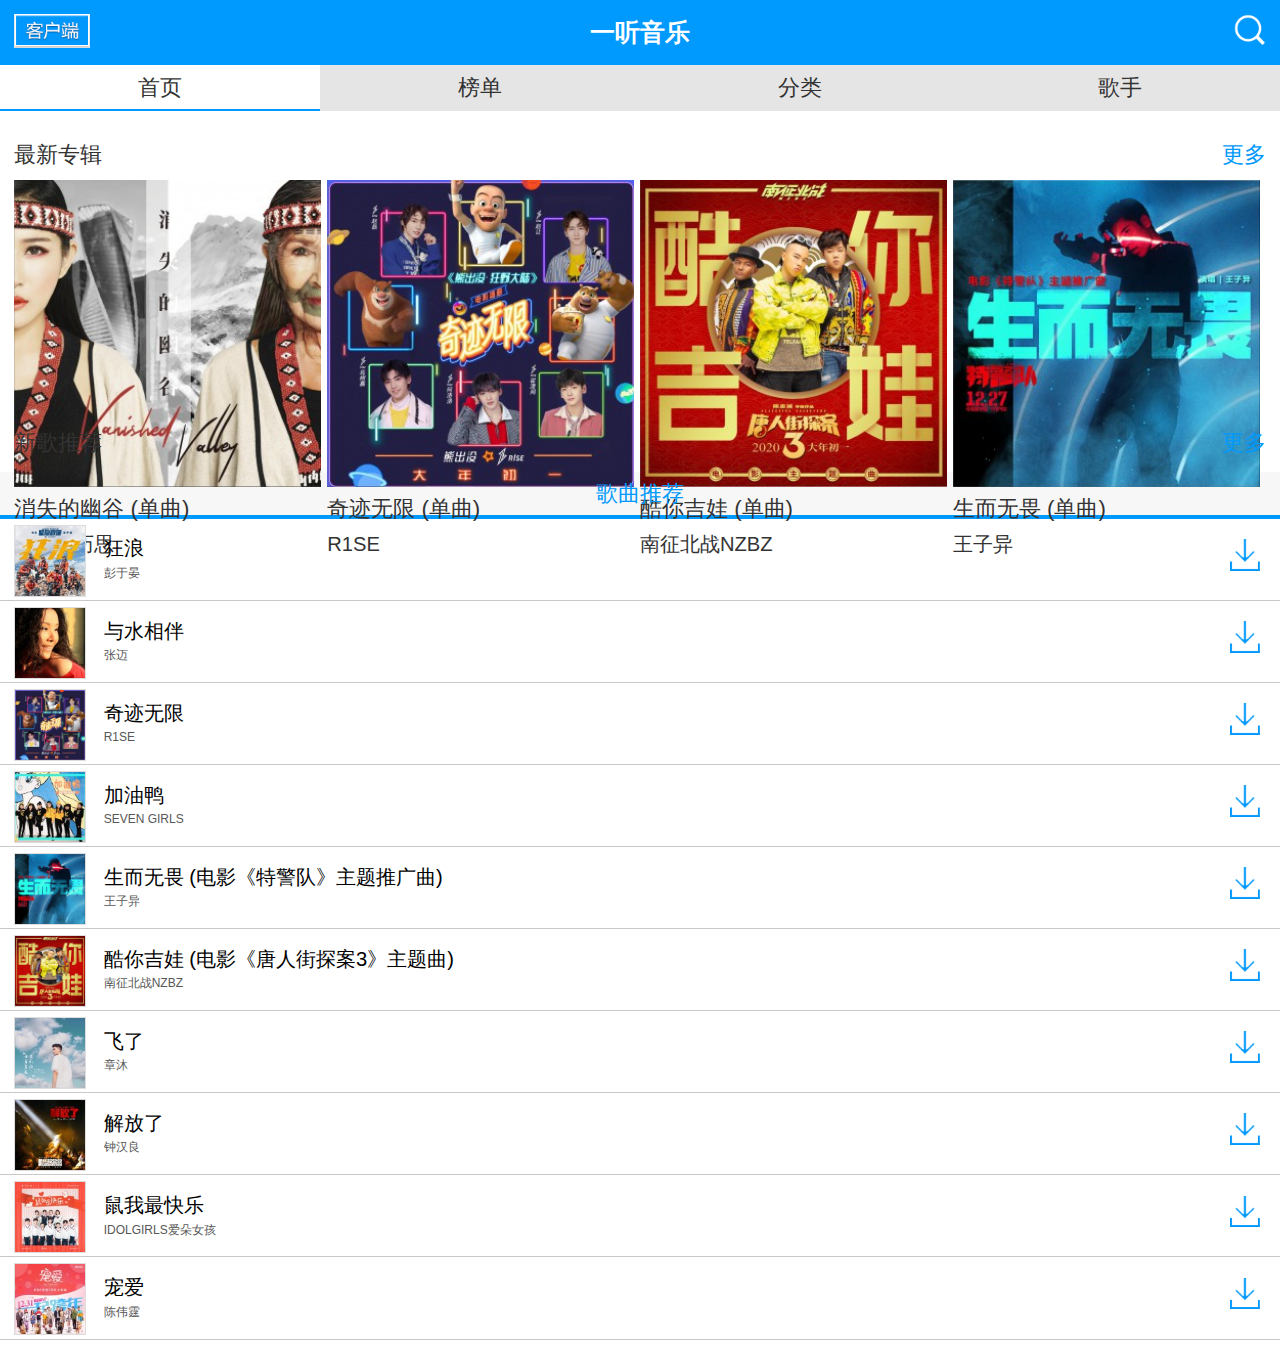
<file: index.html>
<!DOCTYPE html>
<html lang="en">
<head>
  <meta charset="UTF-8">
  <meta name="viewport" content="width=device-width, initial-scale=1.0">
  <meta http-equiv="X-UA-Compatible" content="ie=edge">
  <title>一听音乐（移动端）</title>
  <script src="./js/flexible_css.debug.js"></script>
  <script src="./js/flexible.debug.js"></script>
  <link rel="stylesheet" href="./lib/normalize.css">
  <link rel="stylesheet" href="./css/index.css">
</head>
<body>
  <!--1. 头部 -->
  <header>
    <div class="logo"></div>
    <h1>一听音乐</h1>
    <span></span>
  </header>
  <!-- 2.导航条 -->
  <nav>
    <a href="" class="active">首页</a>
    <a href="./list.html">榜单</a>
    <a href="./class.html">分类</a>
    <a href="./singer.html">歌手</a>
  </nav>
  <!-- 3.主体 -->
  <main>
    <div class="special">
      <div class="special-title">
        <h2>最新专辑</h2>
        <a href="">更多</a>
      </div>
      <ul class="special-content">
        <li class="special-content-item">
          <a href=""><img src="./upload/special_content_01.jpg" alt=""></a>
          <p>消失的幽谷 (单曲)</p>
          <p>幽谷瓦历思</p>
        </li>
        <li class="special-content-item">
          <a href=""><img src="./upload/special_content_02.jpg" alt=""></a>
          <p>奇迹无限 (单曲)</p>
          <p>R1SE</p>
        </li>
        <li class="special-content-item">
          <a href=""><img src="./upload/special_content_03.jpg" alt=""></a>
          <p>酷你吉娃 (单曲)</p>
          <p>南征北战NZBZ</p>
        </li>
        <li class="special-content-item">
          <a href=""><img src="./upload/special_content_04.jpg" alt=""></a>
          <p>生而无畏 (单曲)</p>
          <p>王子异</p>
        </li>
      </ul>
    </div>
    <div class="recommend">
      <div class="recommend-title">
        <h2>新歌推荐</h2>
        <a href="./more.html">更多</a>
      </div>
      <div class="recommend-content">
        <h2>歌曲推荐</h2>
        <ul class="list">
          <li class="list-item">
            <a href=""><img src="./upload/list_01.jpg" alt=""></a>
            <div class="introduce">
              <h4>狂浪</h4>
              <span>彭于晏</span>
            </div>
            <a href="" class="download-icon"></a>
          </li>
          <li class="list-item">
            <a href=""><img src="./upload/list_02.jpg" alt=""></a>
            <div class="introduce">
              <h4>与水相伴</h4>
              <span>张迈</span>
            </div>
            <a href="" class="download-icon"></a>
          </li>
          <li class="list-item">
            <a href=""><img src="./upload/special_content_02.jpg" alt=""></a>
            <div class="introduce">
              <h4>奇迹无限</h4>
              <span>R1SE</span>
            </div>
            <a href="" class="download-icon"></a>
          </li>
          <li class="list-item">
            <a href=""><img src="./upload/list_04.jpg" alt=""></a>
            <div class="introduce">
              <h4>加油鸭</h4>
              <span>SEVEN GIRLS</span>
            </div>
            <a href="" class="download-icon"></a>
          </li>
          <li class="list-item">
            <a href=""><img src="./upload/special_content_04.jpg" alt=""></a>
            <div class="introduce">
              <h4>生而无畏 (电影《特警队》主题推广曲)</h4>
              <span>王子异 </span>
            </div>
            <a href="" class="download-icon"></a>
          </li>
          <li class="list-item">
            <a href=""><img src="./upload/special_content_03.jpg" alt=""></a>
            <div class="introduce">
              <h4>酷你吉娃 (电影《唐人街探案3》主题曲)</h4>
              <span>南征北战NZBZ</span>
            </div>
            <a href="" class="download-icon"></a>
          </li>
          <li class="list-item">
            <a href=""><img src="./upload/list_07.jpg" alt=""></a>
            <div class="introduce">
              <h4>飞了</h4>
              <span>章沐</span>
            </div>
            <a href="" class="download-icon"></a>
          </li>
          <li class="list-item">
            <a href=""><img src="./upload/list_08.jpg" alt=""></a>
            <div class="introduce">
              <h4>解放了</h4>
              <span>钟汉良</span>
            </div>
            <a href="" class="download-icon"></a>
          </li>
          <li class="list-item">
            <a href=""><img src="./upload/list_09.jpg" alt=""></a>
            <div class="introduce">
              <h4>鼠我最快乐</h4>
              <span>IDOLGIRLS爱朵女孩</span>
            </div>
            <a href="" class="download-icon"></a>
          </li>
          <li class="list-item">
            <a href=""><img src="./upload/list_10.jpg" alt=""></a>
            <div class="introduce">
              <h4>宠爱</h4>
              <span>陈伟霆</span>
            </div>
            <a href="" class="download-icon"></a>
          </li>
        </ul>
      </div>
    </div>
  </main>
</body>
</html>
</file>
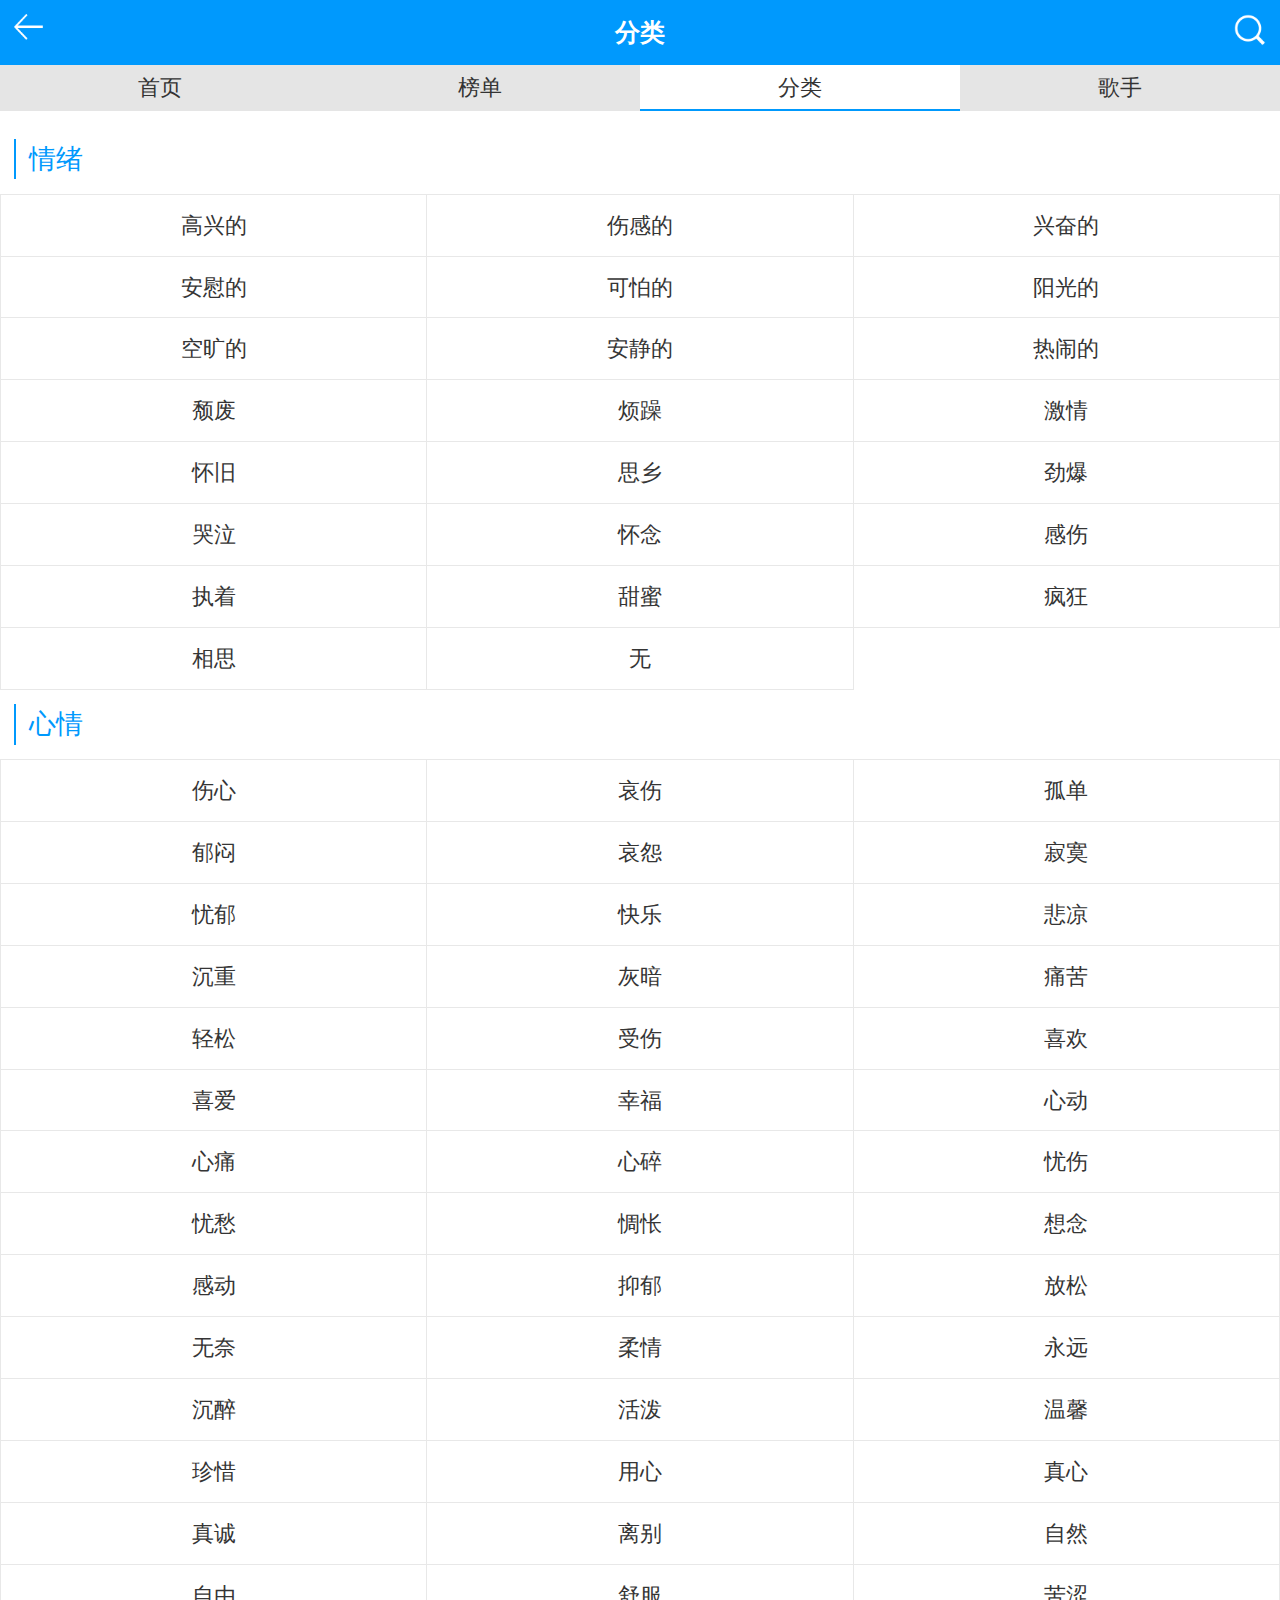
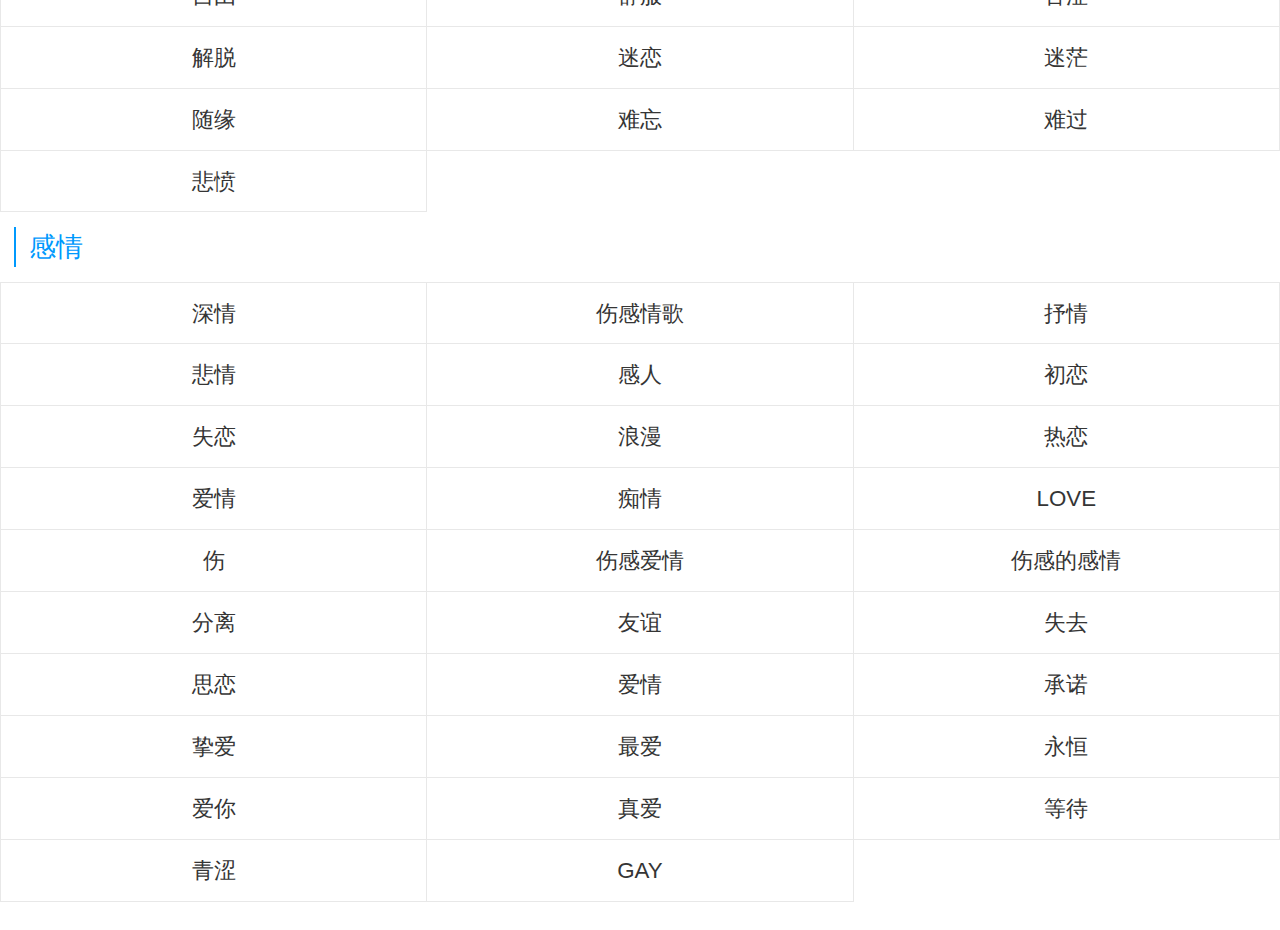
<file: class.html>
<!DOCTYPE html>
<html lang="en">

<head>
  <meta charset="UTF-8">
  <meta name="viewport" content="width=device-width, initial-scale=1.0">
  <meta http-equiv="X-UA-Compatible" content="ie=edge">
  <title>分类</title>
  <script src="./js/flexible_css.debug.js"></script>
  <script src="./js/flexible.debug.js"></script>
  <link rel="stylesheet" href="./lib/normalize.css">
  <link rel="stylesheet" href="./css/class.css">
</head>

<body>
  <!--1. 头部 -->
  <header>
    <div class="logo"></div>
    <h1>分类</h1>
    <span></span>
  </header>
  <!-- 2.导航条 -->
  <nav>
    <a href="./index.html">首页</a>
    <a href="./list.html">榜单</a>
    <a href="" class="active">分类</a>
    <a href="./singer.html">歌手</a>
  </nav>
  <!-- 3.主体 -->
  <main>
    <div class="class">
      <h3>情绪</h3>
      <ul class="class-item">
        <li>高兴的</li>
        <li>伤感的</li>
        <li>兴奋的</li>
        <li>安慰的</li>
        <li>可怕的</li>
        <li>阳光的</li>
        <li>空旷的</li>
        <li>安静的</li>
        <li>热闹的</li>
        <li>颓废</li>
        <li>烦躁</li>
        <li>激情</li>
        <li>怀旧</li>
        <li>思乡</li>
        <li>劲爆</li>
        <li>哭泣</li>
        <li>怀念</li>
        <li>感伤</li>
        <li>执着</li>
        <li>甜蜜</li>
        <li>疯狂</li>
        <li>相思</li>
        <li>无</li>
      </ul>
    </div>
    <div class="class">
      <h3>心情</h3>
      <ul class="class-item">
        <li>伤心</li>
        <li>哀伤</li>
        <li>孤单</li>
        <li>郁闷</li>
        <li>哀怨</li>
        <li>寂寞</li>
        <li>忧郁</li>
        <li>快乐</li>
        <li>悲凉</li>
        <li>沉重</li>
        <li>灰暗</li>
        <li>痛苦</li>
        <li>轻松</li>
        <li>受伤</li>
        <li>喜欢</li>
        <li>喜爱</li>
        <li>幸福</li>
        <li>心动</li>
        <li>心痛</li>
        <li>心碎</li>
        <li>忧伤</li>
        <li>忧愁</li>
        <li>惆怅</li>
        <li>想念</li>
        <li>感动</li>
        <li>抑郁</li>
        <li>放松</li>
        <li>无奈</li>
        <li>柔情</li>
        <li>永远</li>
        <li>沉醉</li>
        <li>活泼</li>
        <li>温馨</li>
        <li>珍惜</li>
        <li>用心</li>
        <li>真心</li>
        <li>真诚</li>
        <li>离别</li>
        <li>自然</li>
        <li>自由</li>
        <li>舒服</li>
        <li>苦涩</li>
        <li>解脱</li>
        <li>迷恋</li>
        <li>迷茫</li>
        <li>随缘</li>
        <li>难忘</li>
        <li>难过</li>
        <li>悲愤</li>
      </ul>
    </div>
    <div class="class">
      <h3>感情</h3>
      <ul class="class-item">
        <li>深情</li>
        <li>伤感情歌</li>
        <li>抒情</li>
        <li>悲情</li>
        <li>感人</li>
        <li>初恋</li>
        <li>失恋</li>
        <li>浪漫</li>
        <li>热恋</li>
        <li>爱情</li>
        <li>痴情</li>
        <li>LOVE</li>
        <li>伤</li>
        <li>伤感爱情</li>
        <li>伤感的感情</li>
        <li>分离</li>
        <li>友谊</li>
        <li>失去</li>
        <li>思恋</li>
        <li>爱情</li>
        <li>承诺</li>
        <li>挚爱</li>
        <li>最爱</li>
        <li>永恒</li>
        <li>爱你</li>
        <li>真爱</li>
        <li>等待</li>
        <li>青涩</li>
        <li>GAY</li>
      </ul>
    </div>
  </main>
</body>

</html>
</file>
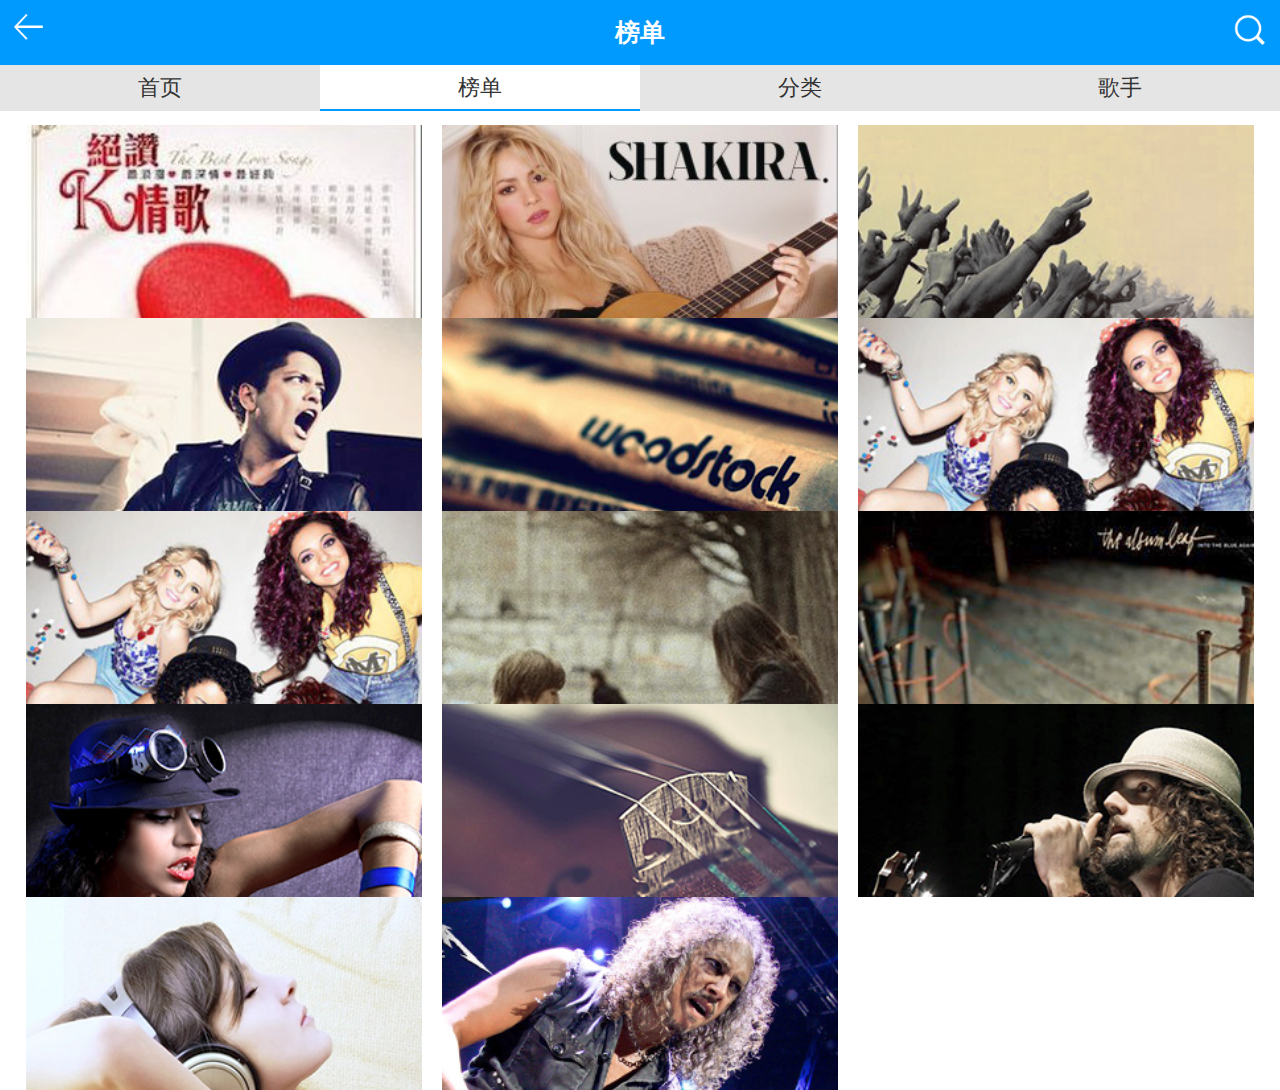
<file: list.html>
<!DOCTYPE html>
<html lang="en">

<head>
  <meta charset="UTF-8">
  <meta name="viewport" content="width=device-width, initial-scale=1.0">
  <meta http-equiv="X-UA-Compatible" content="ie=edge">
  <title>榜单</title>
  <script src="./js/flexible_css.debug.js"></script>
  <script src="./js/flexible.debug.js"></script>
  <link rel="stylesheet" href="./lib/normalize.css">
  <link rel="stylesheet" href="./css/list.css">
</head>

<body>
  <!-- 1.头部 -->
  <header>
    <div class="logo"></div>
    <h1>榜单</h1>
    <span></span>
  </header>
  <!-- 2.导航条 -->
  <nav>
    <a href="./index.html">首页</a>
    <a href="" class="active">榜单</a>
    <a href="./class.html">分类</a>
    <a href="./singer.html">歌手</a>
  </nav>
  <!-- 3.主体 -->
  <main>
    <ul>
      <li class="item">
        <a href=""><img src="./upload/list_item_01.png" alt=""></a>
        <h4>热门专辑</h4>
      </li>
      <li class="item">
        <a href=""><img src="./upload/list_item_02.png" alt=""></a>
        <h4>最新专辑</h4>
      </li>
      <li class="item">
        <a href=""><img src="./upload/list_item_03.png" alt=""></a>
        <h4>热门歌曲</h4>
      </li>
    </ul>
    <ul>
      <li class="item">
        <a href=""><img src="./upload/list_item_04.png" alt=""></a>
        <h4>最新歌曲</h4>
      </li>
      <li class="item">
        <a href=""><img src="./upload/list_item_05.png" alt=""></a>
        <h4>经典老歌</h4>
      </li>
      <li class="item">
        <a href=""><img src="./upload/list_item_06.png" alt=""></a>
        <h4>欧美歌曲</h4>
      </li>
    </ul>
    <ul>
      <li class="item">
        <a href=""><img src="./upload/list_item_07.png" alt=""></a>
        <h4>日韩歌曲</h4>
      </li>
      <li class="item">
        <a href=""><img src="./upload/list_item_08.png" alt=""></a>
        <h4>情歌对唱</h4>
      </li>
      <li class="item">
        <a href=""><img src="./upload/list_item_09.png" alt=""></a>
        <h4>INDIE流行歌曲</h4>
      </li>
    </ul>
    <ul>
      <li class="item">
        <a href=""><img src="./upload/list_item_10.png" alt=""></a>
        <h4>DJ舞曲</h4>
      </li>
      <li class="item">
        <a href=""><img src="./upload/list_item_11.png" alt=""></a>
        <h4>古典音乐</h4>
      </li>
      <li class="item">
        <a href=""><img src="./upload/list_item_12.png" alt=""></a>
        <h4>民谣、乡村</h4>
      </li>
    </ul>
    <ul>
      <li class="item">
        <a href=""><img src="./upload/list_item_13.png" alt=""></a>
        <h4>轻音乐</h4>
      </li>
      <li class="item">
        <a href=""><img src="./upload/list_item_14.png" alt=""></a>
        <h4>摇滚歌曲榜</h4>
      </li>
    </ul>
  </main>
</body>

</html>
</file>
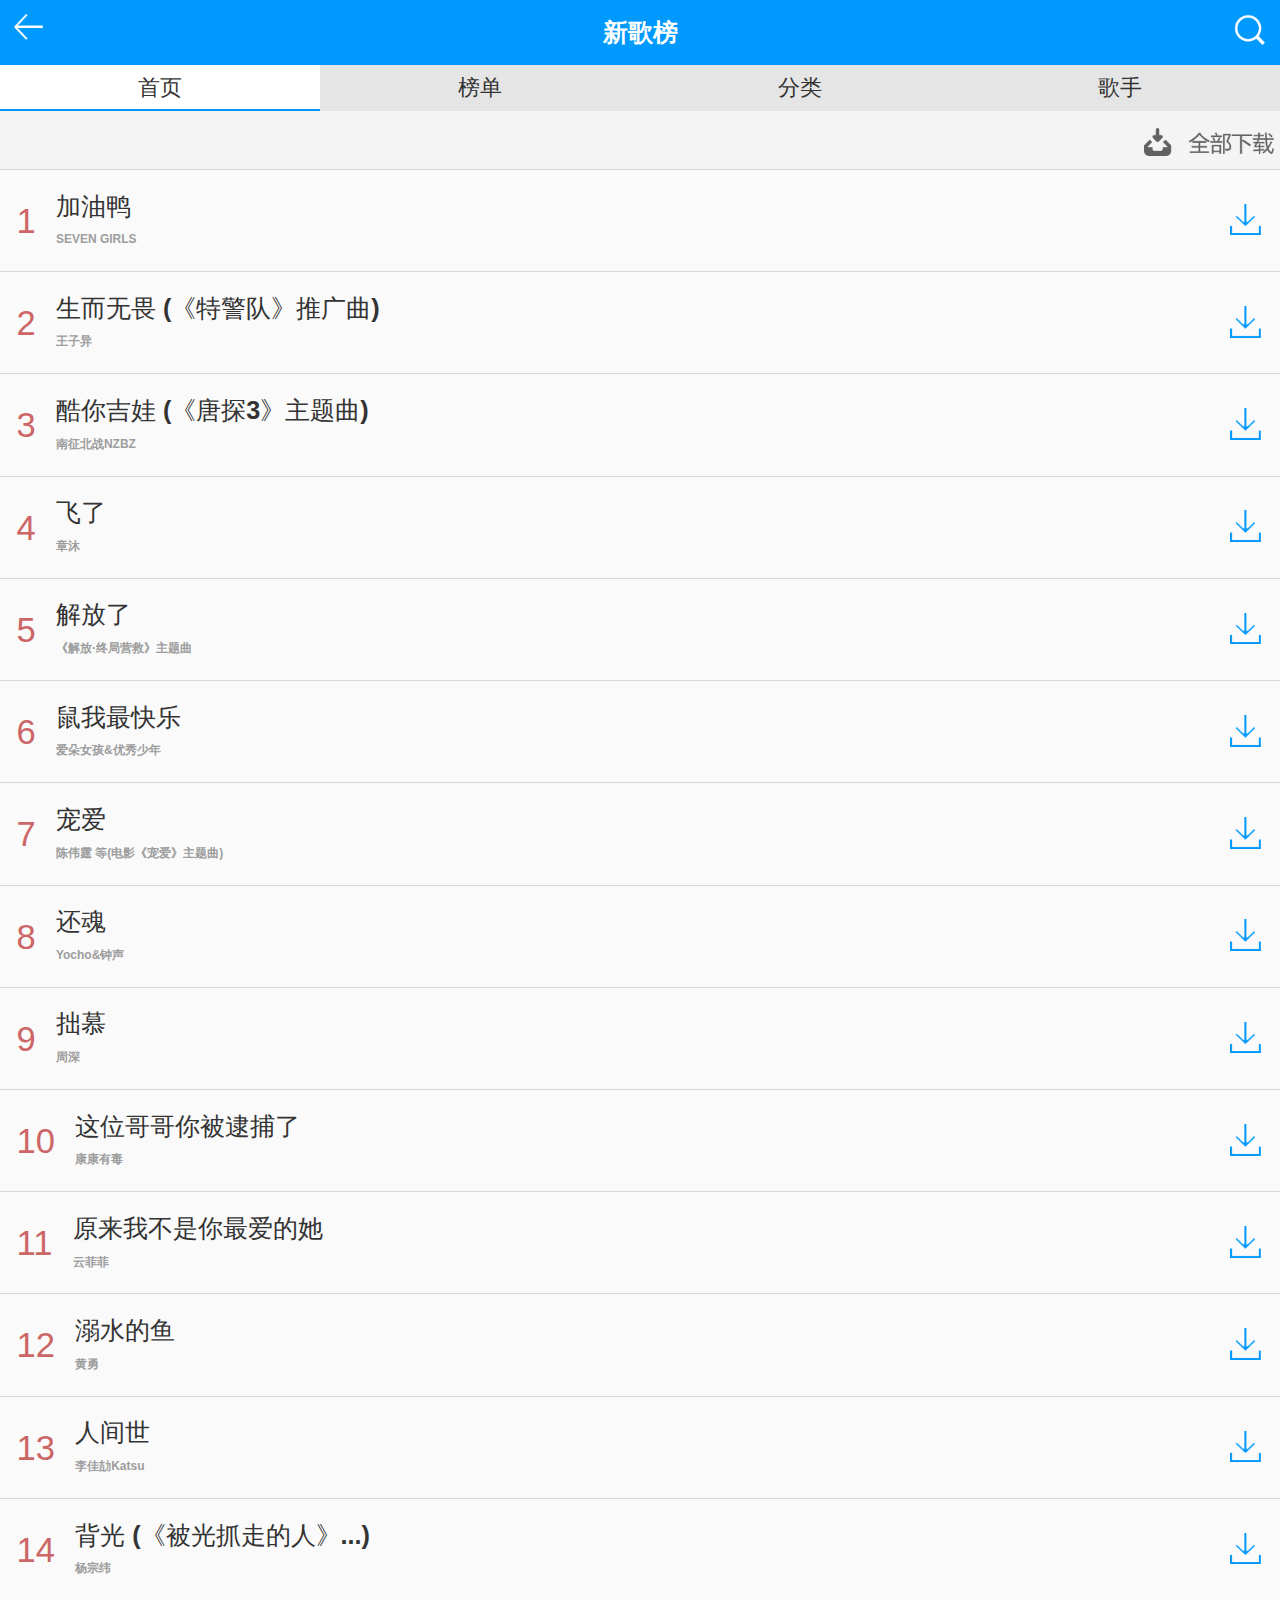
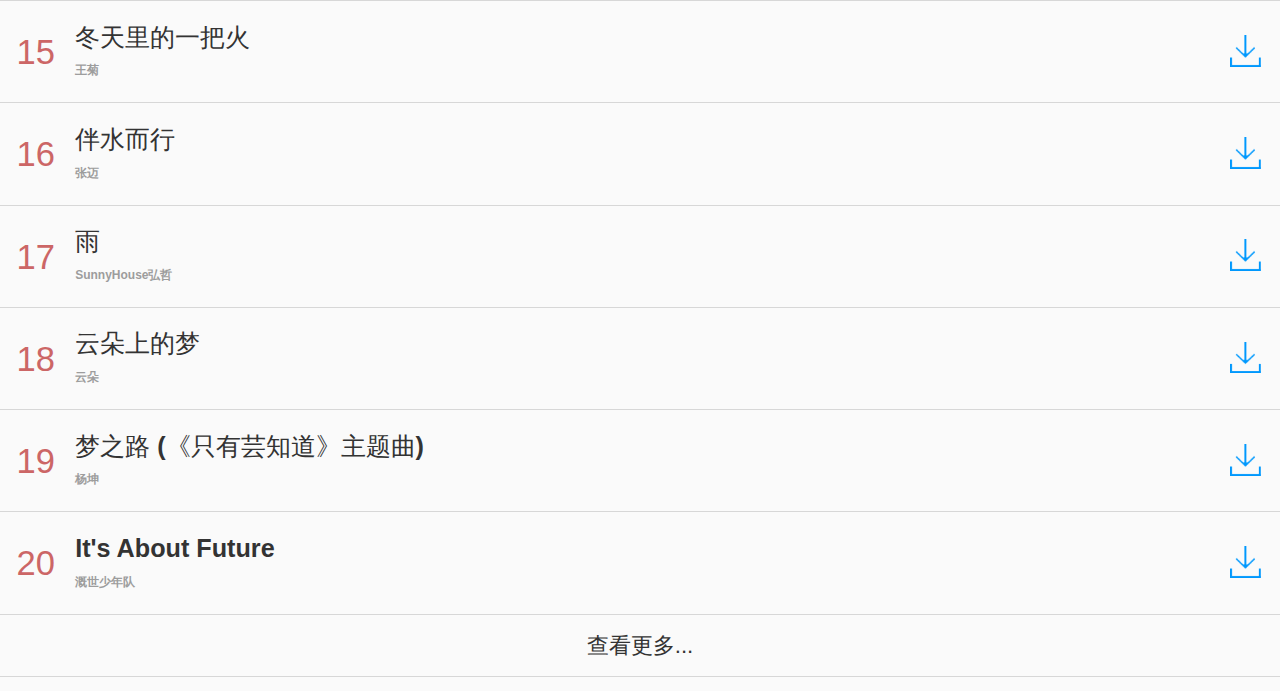
<file: more.html>
<!DOCTYPE html>
<html lang="en">

<head>
  <meta charset="UTF-8">
  <meta name="viewport" content="width=device-width, initial-scale=1.0">
  <meta http-equiv="X-UA-Compatible" content="ie=edge">
  <title>新歌榜</title>
  <script src="./js/flexible_css.debug.js"></script>
  <script src="./js/flexible.debug.js"></script>
  <link rel="stylesheet" href="./lib/normalize.css">
  <link rel="stylesheet" href="./css/more.css">
</head>

<body>
  <!--1. 头部 -->
  <header>
    <div class="logo"></div>
    <h1>新歌榜</h1>
    <span></span>
  </header>
  <!-- 2.导航条 -->
  <nav>
    <a href="" class="active">首页</a>
    <a href="./list.html">榜单</a>
    <a href="./class.html">分类</a>
    <a href="./singer.html">歌手</a>
  </nav>
  <!-- 3.主体 -->
  <main>
    <div class="full-download">
      <i></i>
    </div>
    <ul class="tabulation">
      <li class="tabulation-item">
        <span>1</span>
        <div class="introduce">
          <h3>加油鸭</h3>
          <p>SEVEN GIRLS</p>
        </div>
        <i></i>
      </li>
      <li class="tabulation-item">
        <span>2</span>
        <div class="introduce">
          <h3>生而无畏 (《特警队》推广曲)</h3>
          <p>王子异</p>
        </div>
        <i></i>
      </li>
      <li class="tabulation-item">
        <span>3</span>
        <div class="introduce">
          <h3>酷你吉娃 (《唐探3》主题曲)</h3>
          <p>南征北战NZBZ</p>
        </div>
        <i></i>
      </li>
      <li class="tabulation-item">
        <span>4</span>
        <div class="introduce">
          <h3>飞了</h3>
          <p>章沐</p>
        </div>
        <i></i>
      </li>
      <li class="tabulation-item">
        <span>5</span>
        <div class="introduce">
          <h3>解放了</h3>
          <p>《解放·终局营救》主题曲</p>
        </div>
        <i></i>
      </li>
      <li class="tabulation-item">
        <span>6</span>
        <div class="introduce">
          <h3>鼠我最快乐</h3>
          <p>爱朵女孩&优秀少年</p>
        </div>
        <i></i>
      </li>
      <li class="tabulation-item">
        <span>7</span>
        <div class="introduce">
          <h3>宠爱</h3>
          <p>陈伟霆 等(电影《宠爱》主题曲)</p>
        </div>
        <i></i>
      </li>
      <li class="tabulation-item">
        <span>8</span>
        <div class="introduce">
          <h3>还魂</h3>
          <p>Yocho&钟声</p>
        </div>
        <i></i>
      </li>
      <li class="tabulation-item">
        <span>9</span>
        <div class="introduce">
          <h3>拙慕</h3>
          <p>周深</p>
        </div>
        <i></i>
      </li>
      <li class="tabulation-item">
        <span>10</span>
        <div class="introduce">
          <h3>这位哥哥你被逮捕了</h3>
          <p>康康有毒</p>
        </div>
        <i></i>
      </li>
      <li class="tabulation-item">
        <span>11</span>
        <div class="introduce">
          <h3>原来我不是你最爱的她</h3>
          <p>云菲菲</p>
        </div>
        <i></i>
      </li>
      <li class="tabulation-item">
        <span>12</span>
        <div class="introduce">
          <h3>溺水的鱼</h3>
          <p>黄勇</p>
        </div>
        <i></i>
      </li>
      <li class="tabulation-item">
        <span>13</span>
        <div class="introduce">
          <h3>人间世</h3>
          <p>李佳劼Katsu</p>
        </div>
        <i></i>
      </li>
      <li class="tabulation-item">
        <span>14</span>
        <div class="introduce">
          <h3>背光 (《被光抓走的人》...)</h3>
          <p>杨宗纬</p>
        </div>
        <i></i>
      </li>
      <li class="tabulation-item">
        <span>15</span>
        <div class="introduce">
          <h3>冬天里的一把火</h3>
          <p>王菊</p>
        </div>
        <i></i>
      </li>
      <li class="tabulation-item">
        <span>16</span>
        <div class="introduce">
          <h3>伴水而行</h3>
          <p>张迈</p>
        </div>
        <i></i>
      </li>
      <li class="tabulation-item">
        <span>17</span>
        <div class="introduce">
          <h3>雨</h3>
          <p>SunnyHouse弘哲</p>
        </div>
        <i></i>
      </li>
      <li class="tabulation-item">
        <span>18</span>
        <div class="introduce">
          <h3>云朵上的梦</h3>
          <p>云朵</p>
        </div>
        <i></i>
      </li>
      <li class="tabulation-item">
        <span>19</span>
        <div class="introduce">
          <h3>梦之路 (《只有芸知道》主题曲)</h3>
          <p>杨坤</p>
        </div>
        <i></i>
      </li>
      <li class="tabulation-item">
        <span>20</span>
        <div class="introduce">
          <h3>It's About Future</h3>
          <p>溉世少年队</p>
        </div>
        <i></i>
      </li>
    </ul>
    <div class="more">查看更多...</div>
  </main>
</body>

</html>
</file>
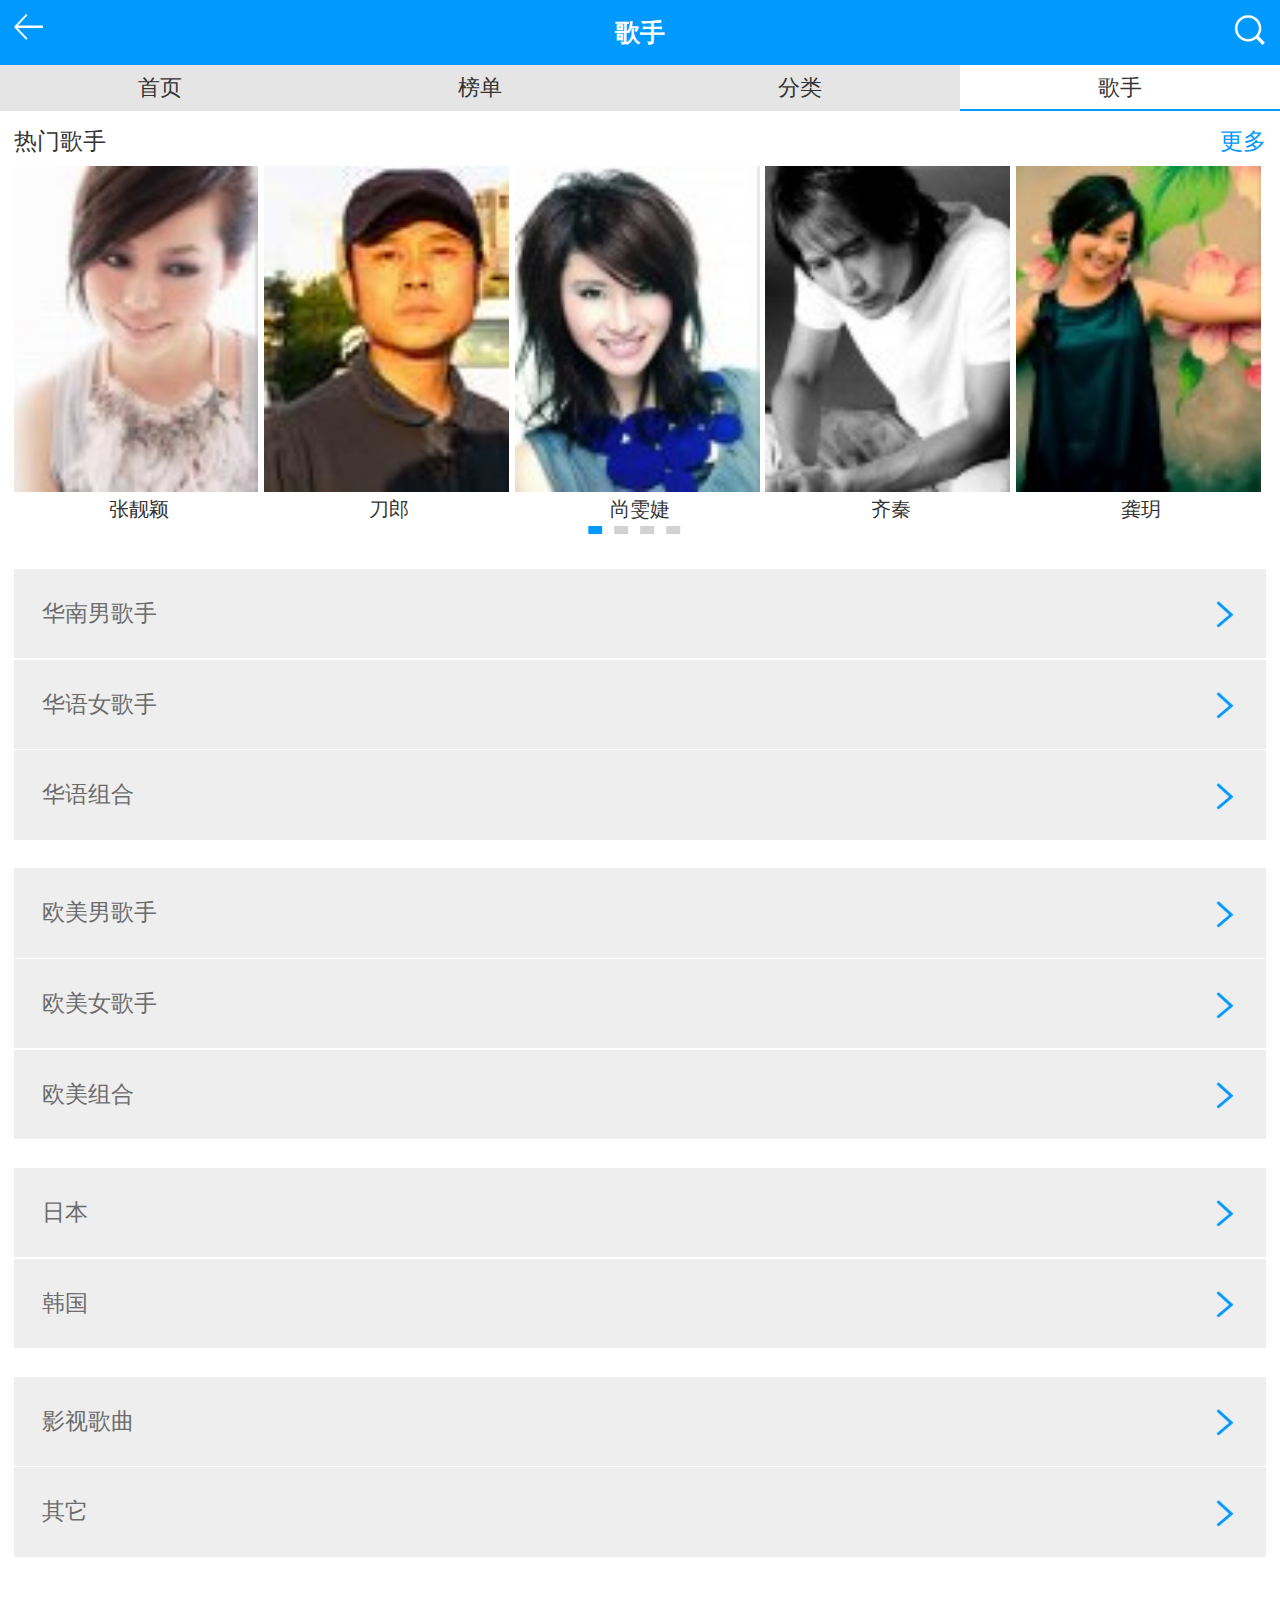
<file: singer.html>
<!DOCTYPE html>
<html lang="en">

<head>
  <meta charset="UTF-8">
  <meta name="viewport" content="width=device-width, initial-scale=1.0">
  <meta http-equiv="X-UA-Compatible" content="ie=edge">
  <title>歌手</title>
  <script src="./js/flexible_css.debug.js"></script>
  <script src="./js/flexible.debug.js"></script>
  <link rel="stylesheet" href="./lib/normalize.css">
  <link rel="stylesheet" href="./css/singer.css">
</head>

<body>
  <!--1. 头部 -->
  <header>
    <div class="logo"></div>
    <h1>歌手</h1>
    <span></span>
  </header>
  <!-- 2.导航条 -->
  <nav>
    <a href="./index.html">首页</a>
    <a href="./list.html">榜单</a>
    <a href="./class.html">分类</a>
    <a href="" class="active">歌手</a>
  </nav>
  <!-- 3.主体 -->
  <main>
    <div class="popular-singers">
      <div class="popular-singers-title">
        <h2>热门歌手</h2>
        <a href="">更多</a>
      </div>
      <ul class="popular-singers-show">
        <li>
          <a href=""><img src="./upload/popular-singers-show_01.jpg" alt=""></a>
          <span>张靓颖</span>
        </li>
        <li>
          <a href=""><img src="./upload/popular-singers-show_02.jpg" alt=""></a>
          <span>刀郎</span>
        </li>
        <li>
          <a href=""><img src="./upload/popular-singers-show_03.jpg" alt=""></a>
          <span>尚雯婕</span>
        </li>
        <li>
          <a href=""><img src="./upload/popular-singers-show_04.jpg" alt=""></a>
          <span>齐秦</span>
        </li>
        <li>
          <a href=""><img src="./upload/popular-singers-show_05.jpg" alt=""></a>
          <span>龚玥</span>
        </li>
      </ul>
      <ul class="symbol">
        <li class="active"></li>
        <li></li>
        <li></li>
        <li></li>
      </ul>
    </div>
    <div class="singers-class">
      <ul>
        <li class="singers-class-item">
          <span>华南男歌手</span>
          <i></i>
        </li>
        <li class="singers-class-item">
          <span>华语女歌手</span>
          <i></i>
        </li>
        <li class="singers-class-item">
          <span>华语组合</span>
          <i></i>
        </li>
      </ul>
    </div>
    <div class="singers-class">
      <ul>
        <li class="singers-class-item">
          <span>欧美男歌手</span>
          <i></i>
        </li>
        <li class="singers-class-item">
          <span>欧美女歌手</span>
          <i></i>
        </li>
        <li class="singers-class-item">
          <span>欧美组合</span>
          <i></i>
        </li>
      </ul>
    </div>
    <div class="singers-class">
      <ul>
        <li class="singers-class-item">
          <span>日本</span>
          <i></i>
        </li>
        <li class="singers-class-item">
          <span>韩国</span>
          <i></i>
        </li>
      </ul>
    </div>
    <div class="singers-class">
      <ul>
        <li class="singers-class-item">
          <span>影视歌曲</span>
          <i></i>
        </li>
        <li class="singers-class-item">
          <span>其它</span>
          <i></i>
        </li>
      </ul>
    </div>
  </main>
</body>

</html>
</file>
<file: css/index.css>
/* 1.头部 */
header {
  position: relative;
  height: calc(90rem / 75);
  line-height: calc(90rem / 75);
  background-color: #0099fd;
}

header .logo {
  position: absolute;
  top: calc(20rem / 75);
  left: calc(20rem / 75);
  width: calc(105rem / 75);
  height: calc(46rem / 75);
  background-image: url(../image/logo_icon.png);
  background-size: calc(105rem / 75) calc(46rem / 75);
}

header h1 {
  color: #fff;
  text-align: center;
  font-size: calc(35rem / 75);
  font-weight: bold;
}

header span {
  position: absolute;
  top: calc(20rem / 75);
  right: calc(20rem / 75);
  width: calc(44rem / 75);
  height: calc(44rem / 75);
  background-image: url(../image/search_icon.png);
  background-size: calc(44rem / 75) calc(44rem / 75);
}

/* 2.导航条 */
nav {
  display: flex;
  height: calc(64rem / 75);
  line-height: calc(64rem / 75);
  text-align: center;
  margin-bottom: calc(28rem / 75);
}

nav a {
  flex: 1;
  font-size: calc(31rem / 75);
  background-color: #e5e5e5;
  color: #333;
}

nav .active {
  background-color: #fff;
  border-bottom: calc(4rem / 75) solid #0099fd;
  box-sizing: border-box;
}

/* 3.主体 */
.special {
  height: calc(394rem / 75);
  padding: 0 calc(20rem / 75);
  box-sizing: border-box;
}

.special-title {
  height: calc(68rem / 75);
  line-height: calc(68rem / 75);
  overflow: hidden;
  font-size: calc(31rem / 75);
}

.special-title h2 {
  float: left;
}

.special-title a {
  float: right;
  color: #0099fd;
}

.special-content {
  overflow: hidden;
}

.special-content-item {
  float: left;
  width: 25%;
  padding-right: calc(8rem / 75);
  box-sizing: border-box;
}

.special-content-item a {
  display: block;
  width: 100%
}

.special-content-item img {
  width: 100%
}

.special-content-item p {
  display: -webkit-box;
  text-overflow: ellipsis;
  -webkit-line-clamp: 1;
  word-break: break-all;
  -webkit-box-orient: vertical;
  overflow: hidden;
  font-size: calc(31rem / 75);
  margin-top: calc(8rem / 75);
}

.special-content-item p:last-child {
  font-size: calc(28rem / 75);
  margin-top: calc(16rem / 75);
}

.recommend-title {
  height: calc(79rem / 75);
  line-height: calc(79rem / 75);
  overflow: hidden;
  font-size: calc(31rem / 75);
  padding: 0 calc(20rem / 75);
  box-sizing: border-box;
}

.recommend-title h2 {
  float: left;
}

.recommend-title a {
  float: right;
  color: #0099fd;
}

.recommend-content h2 {
  height: calc(60rem / 75);
  line-height: calc(60rem / 75);
  text-align: center;
  font-size: calc(31rem / 75);
  color: #0099fd;
  border-bottom: calc(6rem / 75) solid #0099fd;
  background-color: #f7f7f7;
}

.list {
  margin-bottom: calc(40rem / 75);
}

.list li {
  position: relative;
  padding: calc(8rem / 75) calc(28rem / 75) 0 calc(19rem / 75);
  height: calc(114rem / 75);
  border-bottom: calc(2rem / 75) solid #c9c9c9;
  box-sizing: border-box;
  overflow: hidden;
}

.list-item a {
 float: left;
}

.list-item a img {
  width: calc(100rem / 75);
  height: calc(100rem / 75);
  border: 1px solid #ddd;
  box-sizing: border-box;
}

.list-item .introduce {
  float: left;
  margin-top: calc(18rem / 75);
  margin-left: calc(25rem / 75);
}

.list-item .introduce h4 {
  font-size: calc(28rem / 75);
  color: #000;
  margin-bottom: calc(9rem / 75);
}

.list-item .introduce span {
  color: #575757;
}

.list-item .download-icon {
 position: absolute;
 top: calc(28rem / 75);
 right: calc(28rem / 75);
 width: calc(42rem / 75);
 height: calc(44rem / 75);
 background-image: url(../image/download_icon.png);
 background-size: calc(42rem / 75) calc(44rem / 75);
}
</file>
<file: css/class.css>
/* 1.头部 */
header {
  position: relative;
  height: calc(90rem / 75);
  line-height: calc(90rem / 75);
  background-color: #0099fd;
}

header .logo {
  position: absolute;
  top: calc(20rem / 75);
  left: calc(20rem / 75);
  width: calc(40rem / 75);
  height: calc(35rem / 75);
  background-image: url(../image/left_arrow_icon.png);
  background-size: calc(40rem / 75) calc(35rem / 75);
}

header h1 {
  color: #fff;
  text-align: center;
  font-size: calc(35rem / 75);
  font-weight: bold;
}

header span {
  position: absolute;
  top: calc(20rem / 75);
  right: calc(20rem / 75);
  width: calc(44rem / 75);
  height: calc(44rem / 75);
  background-image: url(../image/search_icon.png);
  background-size: calc(44rem / 75) calc(44rem / 75);
}

/* 2.导航条 */
nav {
  display: flex;
  height: calc(64rem / 75);
  line-height: calc(64rem / 75);
  text-align: center;
  margin-bottom: calc(39rem / 75);
}

nav a {
  flex: 1;
  font-size: calc(31rem / 75);
  background-color: #e5e5e5;
  color: #333;
}

nav .active {
  background-color: #fff;
  border-bottom: calc(4rem / 75) solid #0099fd;
  box-sizing: border-box;
}

/* 3.主体 */
main {
  padding-bottom: calc(40rem / 75);
}

main h3 {
  height: calc(56rem / 75);
  border-left: calc(4rem / 75) solid #0099fd;
  color: #0099fd;
  padding-left: calc(19rem / 75);
  font-size: calc(37rem / 75);
  box-sizing: border-box;
  line-height: calc(56rem / 75);
  margin-top: calc(20rem / 75);
  margin-bottom: calc(20rem / 75);
  margin-left: calc(19rem / 75);
}

main .class-item {
  overflow: hidden;
  border-top: calc(2rem / 75) solid #e8e8e8;
  border-left: calc(2rem / 75) solid #e8e8e8;
}

main .class-item li {
  float: left;
  width: 33.3333%;
  height: calc(86rem / 75);
  border-right: calc(2rem / 75) solid #e8e8e8;
  border-bottom: calc(2rem / 75) solid #e8e8e8;
  text-align: center;
  line-height: calc(86rem / 75);
  font-size: calc(31rem / 75);
  color: #353535;
  box-sizing: border-box;
}
</file>
<file: css/list.css>
/* 1.头部 */
header {
  position: relative;
  height: calc(90rem / 75);
  line-height: calc(90rem / 75);
  background-color: #0099fd;
}

header .logo {
  position: absolute;
  top: calc(20rem / 75);
  left: calc(20rem / 75);
  width: calc(40rem / 75);
  height: calc(35rem / 75);
  background-image: url(../image/left_arrow_icon.png);
  background-size: calc(40rem / 75) calc(35rem / 75);
}

header h1 {
  color: #fff;
  text-align: center;
  font-size: calc(35rem / 75);
  font-weight: bold;
}

header span {
  position: absolute;
  top: calc(20rem / 75);
  right: calc(20rem / 75);
  width: calc(44rem / 75);
  height: calc(44rem / 75);
  background-image: url(../image/search_icon.png);
  background-size: calc(44rem / 75) calc(44rem / 75);
}

/* 2.导航条 */
nav {
  display: flex;
  height: calc(64rem / 75);
  line-height: calc(64rem / 75);
  text-align: center;
}

nav a {
  flex: 1;
  font-size: calc(31rem / 75);
  background-color: #e5e5e5;
  color: #333;
}

nav .active {
  background-color: #fff;
  border-bottom: calc(4rem / 75) solid #0099fd;
  box-sizing: border-box;
}

/* 3.主体 */
main {
  padding-top: calc(20rem / 75);
}

main ul {
  height: calc(268rem / 75);
  overflow: hidden;
  padding: 0 calc(22rem / 75);
  box-sizing: border-box;
}

main .item {
  float: left;
  width: 33.333333%;
}

main .item a {
 display: block;
 padding: 0 calc(14rem / 75);
 box-sizing: border-box;
}

main .item img {
  width: 100%;
}

main .item h4 {
  margin-top: calc(9rem / 75);
  font-size: calc(25rem / 75);
  text-align: center;
}
</file>
<file: css/more.css>
/* 1.头部 */
header {
  position: relative;
  height: calc(90rem / 75);
  line-height: calc(90rem / 75);
  background-color: #0099fd;
}

header .logo {
  position: absolute;
  top: calc(20rem / 75);
  left: calc(20rem / 75);
  width: calc(40rem / 75);
  height: calc(35rem / 75);
  background-image: url(../image/left_arrow_icon.png);
  background-size: calc(40rem / 75) calc(35rem / 75);
}

header h1 {
  color: #fff;
  text-align: center;
  font-size: calc(35rem / 75);
  font-weight: bold;
}

header span {
  position: absolute;
  top: calc(20rem / 75);
  right: calc(20rem / 75);
  width: calc(44rem / 75);
  height: calc(44rem / 75);
  background-image: url(../image/search_icon.png);
  background-size: calc(44rem / 75) calc(44rem / 75);
}

/* 2.导航条 */
nav {
  display: flex;
  height: calc(64rem / 75);
  line-height: calc(64rem / 75);
  text-align: center;
}

nav a {
  flex: 1;
  font-size: calc(31rem / 75);
  background-color: #e5e5e5;
  color: #333;
}

nav .active {
  background-color: #fff;
  border-bottom: calc(4rem / 75) solid #0099fd;
  box-sizing: border-box;
}

/* 3.主体 */
main {
  background-color: #fafafa;
  padding-bottom: calc(20rem / 75);
}

main .full-download {
  position: relative;
  height: calc(82rem / 75);
  background-color: #f4f4f4;
  border-bottom: calc(2rem / 75) solid #d7d7d7;
  box-sizing: border-box;
}

main .full-download i {
  position: absolute;
  top: calc(24rem / 75);
  right: calc(8rem / 75);
  width: calc(181rem / 75);
  height: calc(38rem / 75);
  background-image: url(../image/full_download_icon.png);
  background-size: calc(181rem / 75) calc(38rem / 75);
}

.tabulation-item {
  position: relative;
  height: calc(142rem / 75);
  border-bottom: calc(2rem / 75) solid #d7d7d7;
  box-sizing: border-box;
  padding-left: calc(23rem / 75);
  overflow: hidden;
}

.tabulation-item  span {
  float: left;
  color: #cc6666;
  font-size: calc(48rem / 75);
  height: 100%;
  line-height: calc(142rem / 75);
}

.tabulation-item .introduce {
  float: left;
  margin-top: calc(30rem / 75);
  margin-left: calc(28rem / 75);
}

.tabulation-item .introduce h3 {
  color: #333;
  font-size: calc(35rem / 75);
  font-weight: 550;
}

.tabulation-item .introduce p {
  color: #9d9d9d;
  font-weight: bold;
  margin-top: calc(18rem / 75);
}

.tabulation-item i {
  position: absolute;
  top: calc(47rem / 75);
  right: calc(27rem / 75);
  width: calc(42rem / 75);
  height: calc(44rem / 75);
  background-image: url(../image/download_icon.png);
  background-size: calc(42rem / 75) calc(44rem / 75);
}

main .more {
  height: calc(86rem / 75);
  line-height: calc(86rem / 75);
  text-align: center;
  font-size: calc(31rem / 75);
  border-bottom: calc(2rem / 75) solid #d7d7d7;
  box-sizing: border-box;
}
</file>
<file: css/singer.css>
/* 1.头部 */
header {
  position: relative;
  height: calc(90rem / 75);
  line-height: calc(90rem / 75);
  background-color: #0099fd;
}

header .logo {
  position: absolute;
  top: calc(20rem / 75);
  left: calc(20rem / 75);
  width: calc(40rem / 75);
  height: calc(35rem / 75);
  background-image: url(../image/left_arrow_icon.png);
  background-size: calc(40rem / 75) calc(35rem / 75);
}

header h1 {
  color: #fff;
  text-align: center;
  font-size: calc(35rem / 75);
  font-weight: bold;
}

header span {
  position: absolute;
  top: calc(20rem / 75);
  right: calc(20rem / 75);
  width: calc(44rem / 75);
  height: calc(44rem / 75);
  background-image: url(../image/search_icon.png);
  background-size: calc(44rem / 75) calc(44rem / 75);
}

/* 2.导航条 */
nav {
  display: flex;
  height: calc(64rem / 75);
  line-height: calc(64rem / 75);
  text-align: center;
  margin-bottom: calc(8rem / 75);
}

nav a {
  flex: 1;
  font-size: calc(31rem / 75);
  background-color: #e5e5e5;
  color: #333;
}

nav .active {
  background-color: #fff;
  border-bottom: calc(4rem / 75) solid #0099fd;
  box-sizing: border-box;
}

/* 3.主体 */
main {
  padding-bottom: calc(20rem / 75);
}

.popular-singers {
  position: relative;
  padding-bottom: calc(67rem / 75);
}

.popular-singers-title {
  height: calc(68rem / 75);
  line-height: calc(68rem / 75);
  padding: 0 calc(19rem / 75);
  box-sizing: border-box;
  overflow: hidden;
  font-size: calc(32rem / 75);
}

.popular-singers-title h2 {
  float: left;
}

.popular-singers-title a {
  float: right;
  color: #0099fd;
}

.popular-singers-show {
  display: flex;
  padding: 0 calc(19rem / 75);
  box-sizing: border-box;
}

.popular-singers-show li {
  flex: 1;
}

.popular-singers-show li a {
  display: block;
  width: 100%;
  padding-right: calc(8rem / 75);
  box-sizing: border-box;
}

.popular-singers-show li img {
  width: 100%;
}

.popular-singers-show li span {
  display: block;
  text-align: center;
  font-size: calc(28rem / 75);
  margin-top: calc(3rem / 75);
}

.popular-singers .symbol {
  position: absolute;
  left: 50%;
  bottom: calc(48rem / 75);
  transform: translateX(-50%);
  overflow: hidden;
}

.popular-singers .symbol li {
  float: left;
  width: calc(20rem / 75);
  height: calc(12rem / 75);
  background-color: #d2d2d2;
  margin-right: calc(16rem / 75);
}

.popular-singers .symbol .active {
  background-color: #0099fd;
}

.singers-class {
  padding: 0 calc(20rem / 75);
  box-sizing: border-box;
  margin-bottom: calc(40rem / 75);
}

.singers-class li {
  position: relative;
  background-color: #eee;
  height: calc(124rem / 75);
  line-height: calc(124rem / 75);
  margin-bottom: calc(2rem / 75);
  padding-left: calc(38rem / 75);
  box-sizing: border-box;
  overflow: hidden;
}

.singers-class-item span {
  float: left;
  font-size: calc(32rem / 75);
  color: #6c6c6c;
}

.singers-class-item i {
  position: absolute;
  top: calc(38rem / 75);
  right: calc(31rem / 75);
  width: calc(50rem / 75);
  height: calc(50rem / 75);
  background-image: url(../image/right_sharp_corner_icon.png);
  background-size: calc(50rem / 75) calc(50rem / 75);
}
</file>
